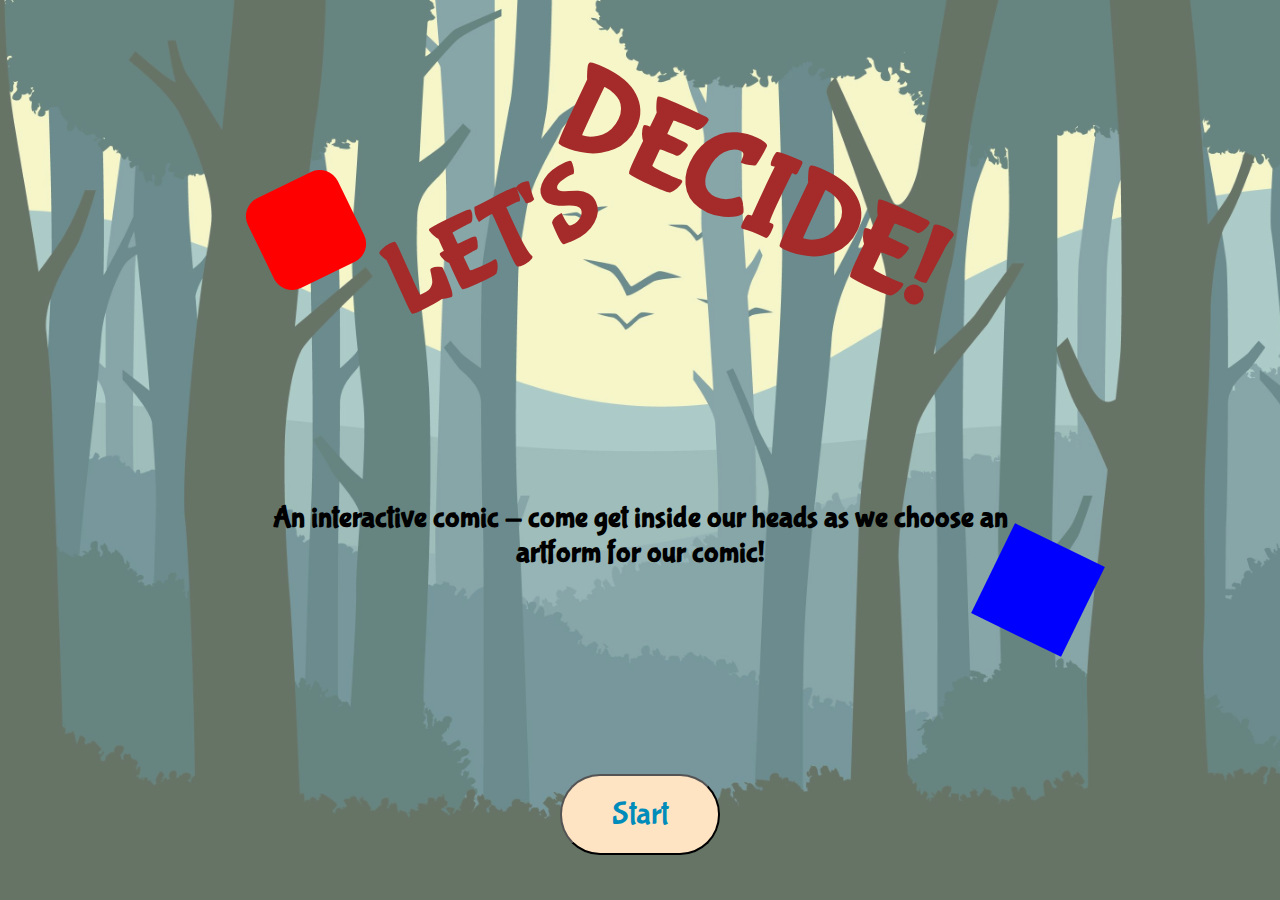
<file: index.html>
<!DOCTYPE html>
<html lang="en">
  <head>
    <meta charset="UTF-8" />
    <meta http-equiv="X-UA-Compatible" content="IE=edge" />
    <meta name="viewport" content="width=device-width, initial-scale=1.0" />
    <title>Let's Decide!</title>
    <!-- Using google fonts -->
    <link rel="preconnect" href="https://fonts.googleapis.com" />
    <link rel="preconnect" href="https://fonts.gstatic.com" crossorigin />
    <link
      href="https://fonts.googleapis.com/css2?family=Bubblegum+Sans&display=swap"
      rel="stylesheet"
    />
    <link rel="stylesheet" href="style.css" />
    <script src="script.js" defer></script>
  </head>
  <body class="home">
    <h1><span id="title-p1">LET'S</span> <span id="title-p2">DECIDE!</span></h1>
    <div class="break"></div>
    <h2>
      An interactive comic - come get inside our heads as we choose an artform
      for our comic!
    </h2>
    <div class="break"></div>
    <button class="btn" onclick="window.location.href='./home.html'">
      Start
    </button>
    <div id="float"></div>
    <div id="float2"></div>
  </body>
</html>
</file>
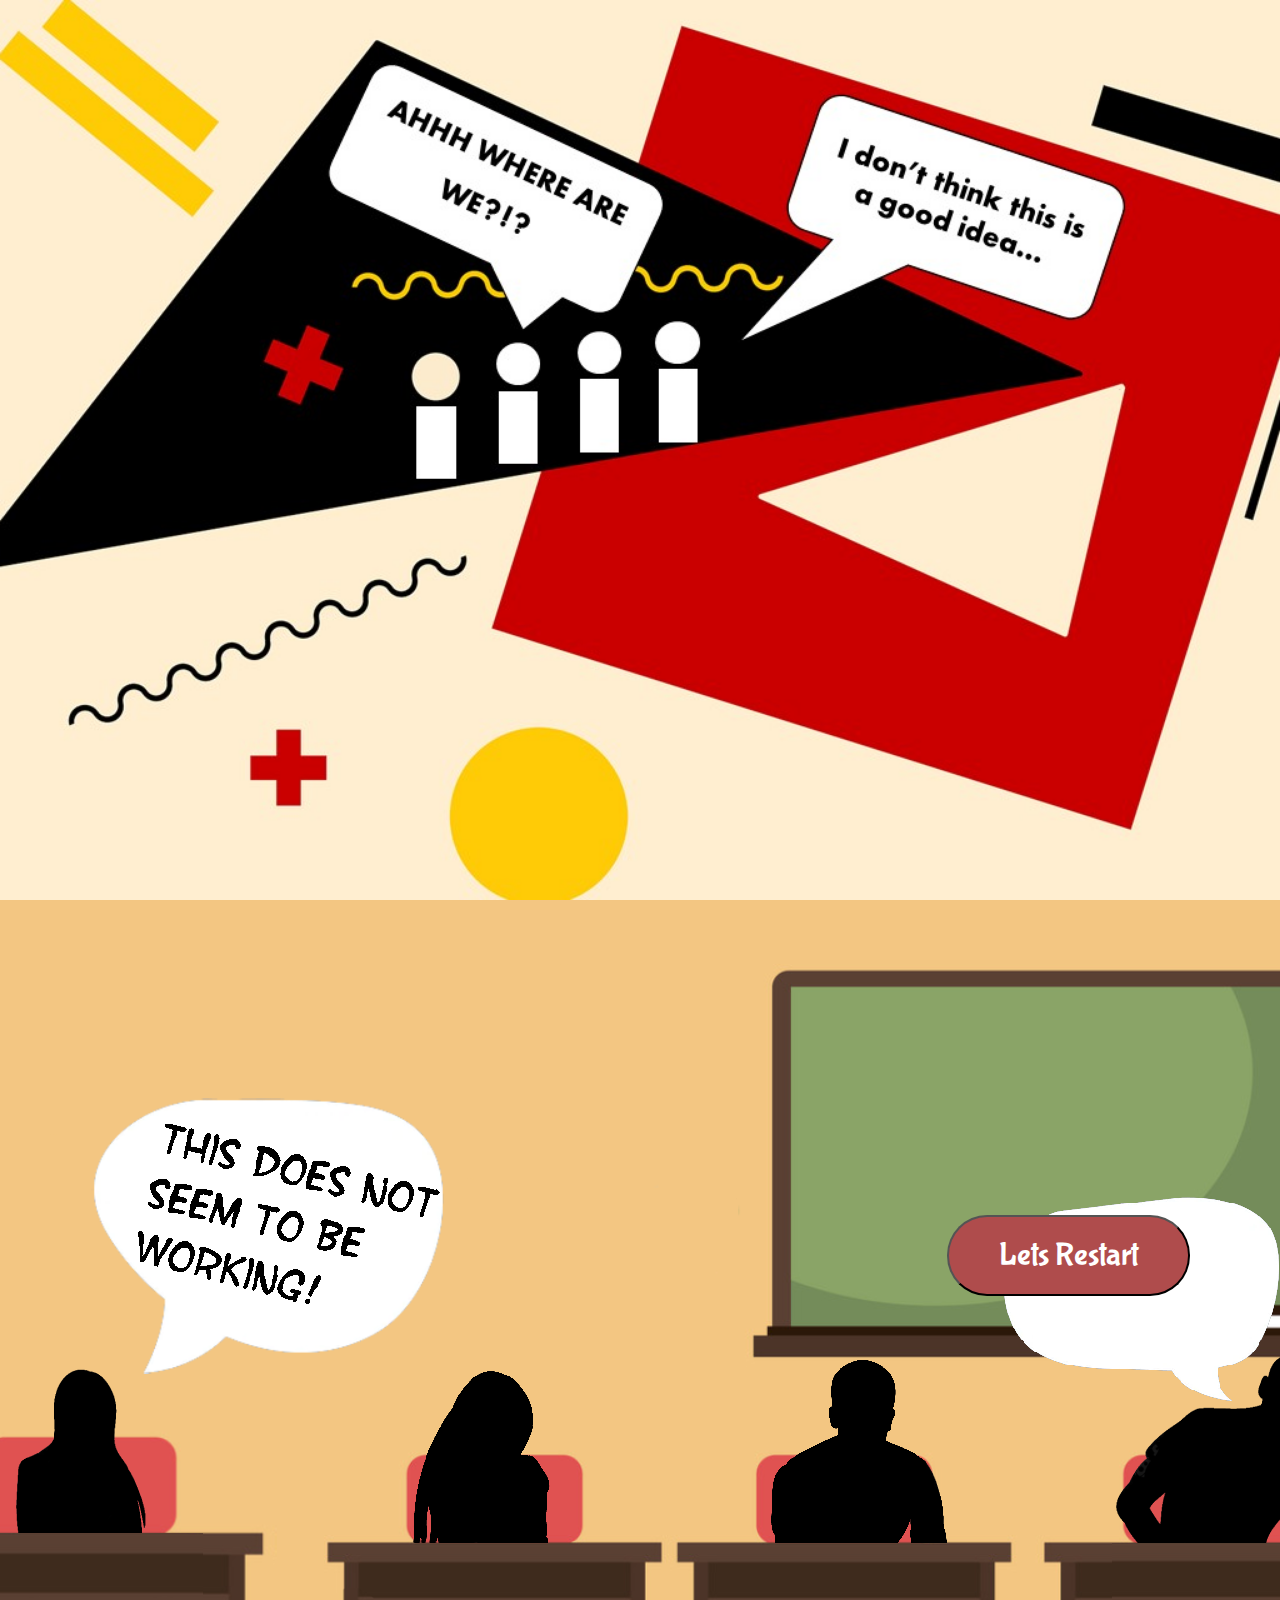
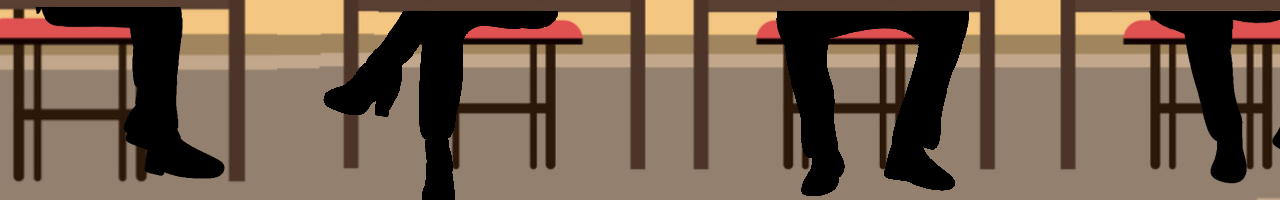
<file: path1.html>
<!DOCTYPE html>
<html lang="en">
  <html>
    <head>
      <meta charset="UTF-8" />
      <meta http-equiv="X-UA-Compatible" content="IE=edge" />
      <meta name="viewport" content="width=device-width, initial-scale=1.0" />
      <title>Let's Decide!</title>
      <!-- Using google fonts -->

      <link rel="preconnect" href="https://fonts.googleapis.com" />
      <link rel="preconnect" href="https://fonts.gstatic.com" crossorigin />
      <link
        href="https://fonts.googleapis.com/css2?family=Bubblegum+Sans&display=swap"
        rel="stylesheet"
      />
      <link href="style.css" rel="stylesheet" />
      <script src="script.js" defer></script>
      <script src="https://ajax.googleapis.com/ajax/libs/jquery/3.3.1/jquery.min.js"></script>
    </head>

    <body>
      <div id="path1">
        <audio autoplay class="audio" id="audio5">
          <source src="./audio/frame 5.mp3" type="audio/mpeg" />
        </audio>
      </div>
      <div class="final-panel">
        <button
          class="btn button1 restart"
          onclick="window.location.href='./home.html'"
        >
          Lets Restart
        </button>
      </div>
    </body>
  </html>
</html>
</file>
<file: style.css>
html {
	/* Set height of the html page to 100% of the browser height */
	height: 100%;
	/* Hide horizontal scroll */
	overflow-x: hidden;
	scroll-behavior: smooth;
}

body {
	/* Set height of the body to 100% -- separated out of html to allow scrollTo animation */
	height: 100%;
	margin: 0px;
}

/* ======================= Home Page ========================*/

.home{	
	position: relative;
	display: flex;
	align-items: center;
	justify-content: center;
	font-family: 'Bubblegum Sans', cursive;
	flex-wrap: wrap;
}

.home h1{
	font-size: 100px;
	/* the heading should on the top of the stack porder */
	z-index: 9;
}
.home h2{
	font-size: 30px;
	z-index: 8;
	max-width: 800px;
	text-align: center;
}

#title-p1{
	/* display changed to inline-block as span is an inline element on which cannot be transformed */
	display: inline-block;
	transform: rotate(-25deg) translateY(80px);
	color: brown;
}
#title-p2{
	/* display changed to inline-block as span is an inline element on which cannot be transformed */
	display: inline-block;
	transform: scale(1.2) rotate(25deg) translateY(20px);
	color: brown;
}

/* first floating object */
#float{
	width: 100px;
	height: 100px;
	right: 0;
	top: 60%;
	background: blue;
	position: absolute;
  }
  
  /* second floating object */
  #float2{
	  width: 100px;
	  height: 100px;
	  background: red;
	  left: 0;
	  top: 20%;
	  border-radius: 20px;
	  position: absolute;
	}

/* ======================= Buttons ========================*/

.btn{ 
	padding: 20px 50px;
	background-color: bisque;
	color: #008CBA;
	font-size: 2em;
	z-index: 10;
	border-radius: 40px;
	font-family: 'Bubblegum Sans', cursive;
	cursor: pointer;
}

.button1 {
	background-color: #af4c4c;
	margin: 4px 270px;
	color: white;
}

.button2 {
	background-color: #008CBA;
	margin: 4px 270px;
	color: white;
}

.home-btn{
	position: absolute;
	top: 85px;
	left: 10px;
	padding: 10px 30px;
	background-color: #008CBA;
	border-radius: 50px;
	text-decoration: none;
	text-transform: uppercase;
	font-family: 'Bubblegum Sans', cursive;
}

/* positioning it to fit in the speech bubble in the image */
.restart{
	position: absolute;
	top: 135%;
	right: 7%;
	margin: 0;
}

/* ======================= Pseudo-elements ========================*/

/* pseudo-element added to decrese the opacity of background image without affecting other child elements */
.home::before{
	content: '';
	background-image: url(./img/forestt.jpg);
	background-size: cover;
	background-position: center;
	position: absolute;
	top: 0;
	left: 0;
	height: 100%;
	width: 100vw;
	opacity: 0.6;
}

.break{
	/* a pseudo-element to add a line break in the flex container */
	flex-basis: 100%;
	height: 0;
}

/* ======================= Panels ========================*/

/* 
Parallax: panel1 and panel3 sections;
*/
#panel1,
#panel3 {
	/* Set height of div to 100% */
	height: 100%;
	/* The bottom three background CSS settings create parallax effect */
	background-attachment: fixed;
	background-size:cover;
	background-position: top center;
}

#panel1 {
	/* Set background image of panel1 section using url() function */
	background-image: url('img/p1.png');
	background-position: 50% 30%;
}

#panel2 {
	background-image: url('img/p2.png');
}

#panel3 {
	background-image: url('img/p3.png');
}

#panel4 {
	background-image: url('img/p4.png');
	background-size: cover;
	background-position: bottom;
}

/* 
Block sections after panel1 and panel3 sections
*/
.block-section {
	/* Center text in the middle of browser using flexbox */
	height: 100%;
	display: flex;
	justify-content: center;
	align-items: center;
}


#path1 {
	height: 100%;
	background-image: url('img/path1.jpg');
	background-size: cover;
	background-position: top center;
}

#path2 {
	height: 100%;
	background-image: url('img/path2.jpg');
	background-size: cover;
	background-position: top center;
}

.final-panel {
	height: 100%;
	background-image: url('img/final_panel.png');
	background-position: center;
}
</file>
